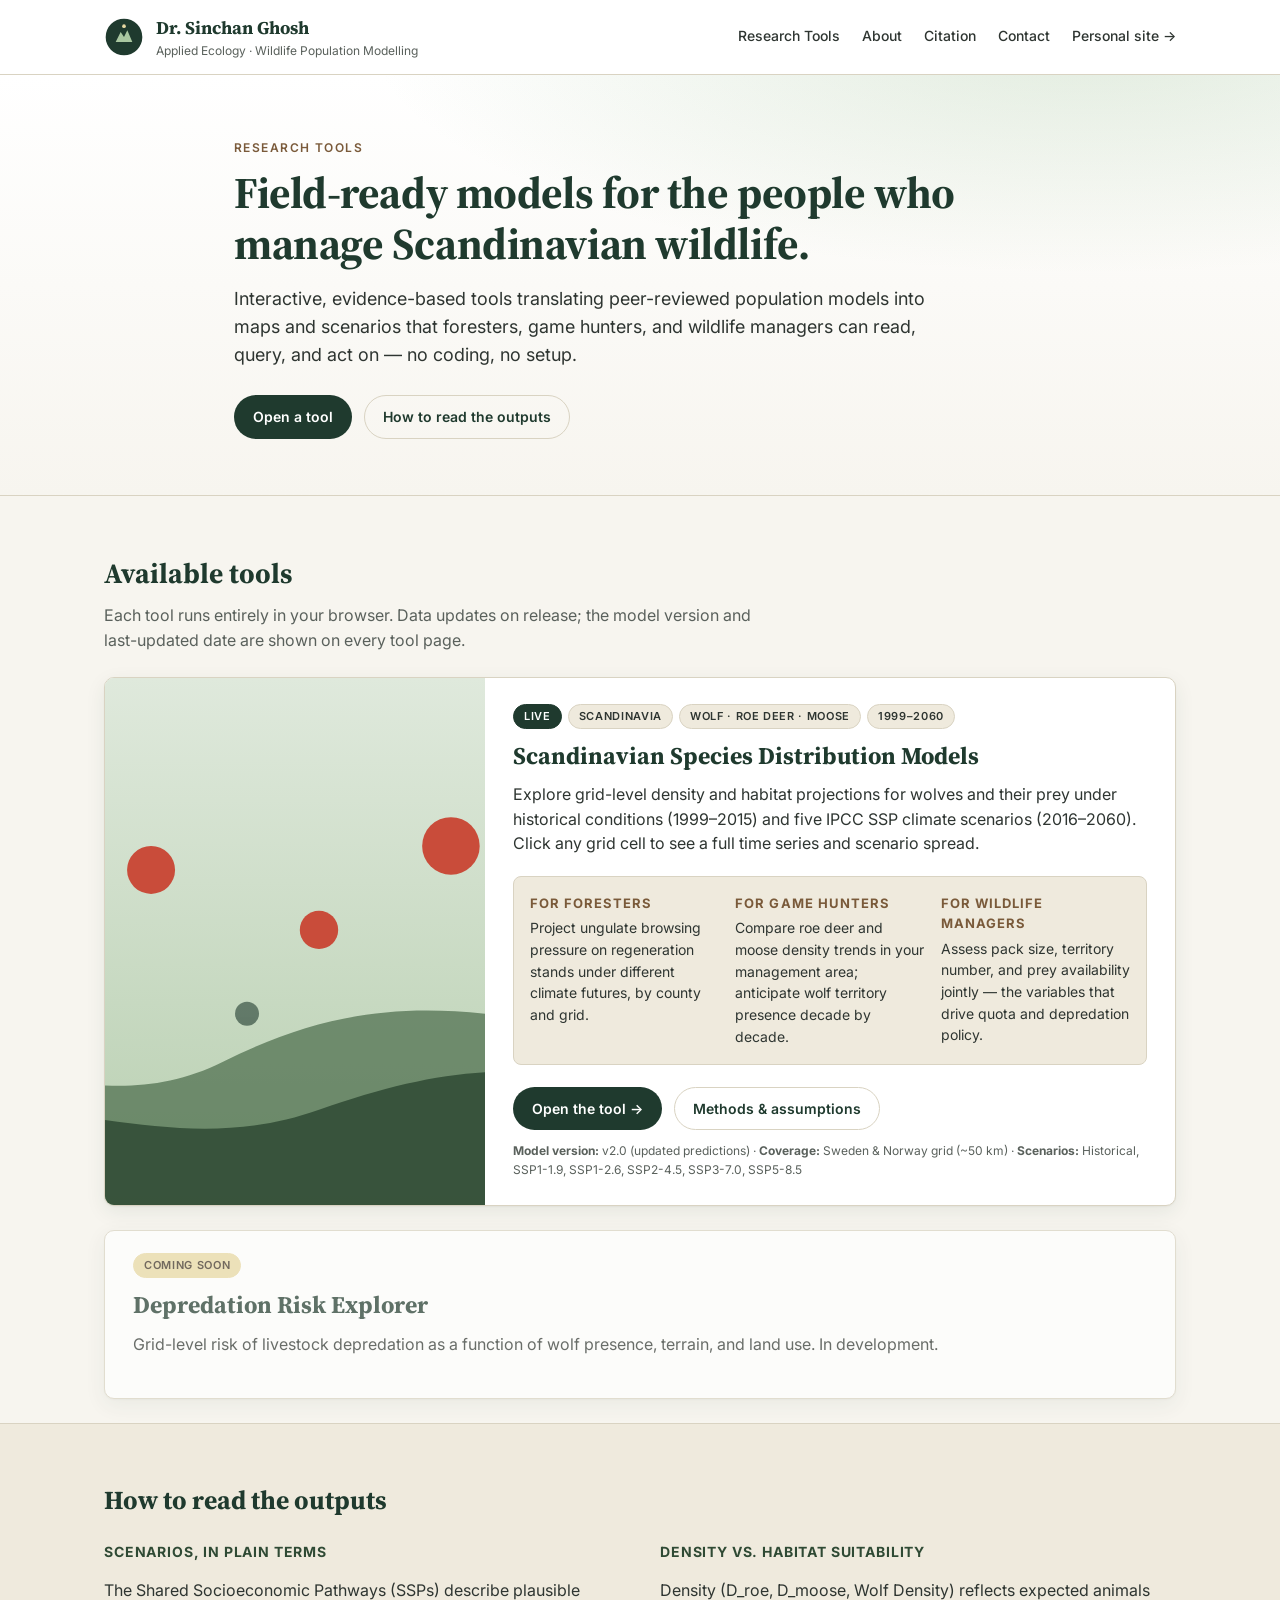
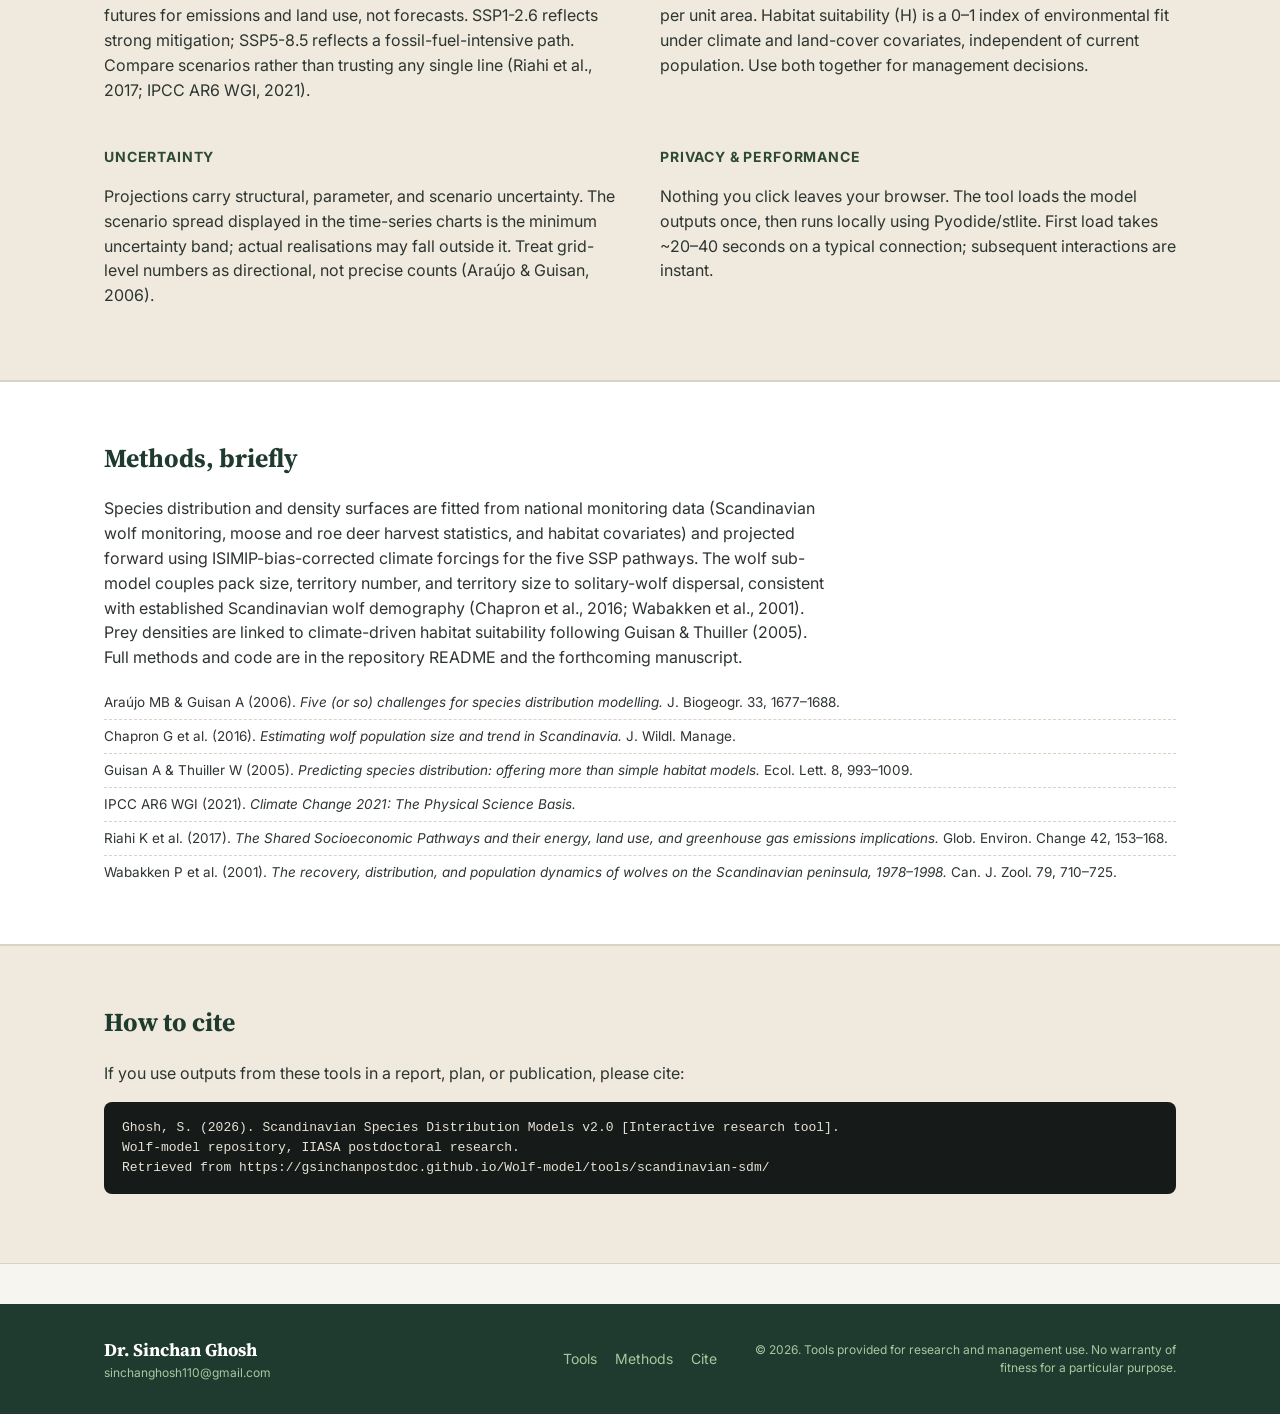
<file: docs/index.html>
<!doctype html>
<html lang="en">
<head>
<meta charset="utf-8" />
<meta name="viewport" content="width=device-width, initial-scale=1" />
<title>Research Tools &mdash; Dr. Sinchan Ghosh</title>
<meta name="description" content="Interactive decision-support tools for foresters, game hunters, and wildlife managers. Maintained by Dr. Sinchan Ghosh." />
<link rel="preconnect" href="https://fonts.googleapis.com" />
<link rel="preconnect" href="https://fonts.gstatic.com" crossorigin />
<link href="https://fonts.googleapis.com/css2?family=Inter:wght@400;500;600;700&family=Source+Serif+4:wght@600;700&display=swap" rel="stylesheet" />
<link rel="stylesheet" href="./assets/style.css" />
</head>
<body>

<header class="site-header">
  <div class="container header-inner">
    <div class="brand">
      <div class="brand-mark" aria-hidden="true">
        <svg viewBox="0 0 48 48" width="40" height="40" role="img">
          <circle cx="24" cy="24" r="22" fill="#1f3a2e" />
          <path d="M14 30 L20 18 L24 24 L28 16 L34 30 Z" fill="#a9c7a0" />
          <circle cx="24" cy="11" r="2.2" fill="#e8d9a3" />
        </svg>
      </div>
      <div class="brand-text">
        <div class="brand-title">Dr. Sinchan Ghosh</div>
        <div class="brand-sub">Applied Ecology &middot; Wildlife Population Modelling</div>
      </div>
    </div>
    <nav class="site-nav" aria-label="Primary">
      <a href="#tools">Research Tools</a>
      <a href="#about">About</a>
      <a href="#cite">Citation</a>
      <a href="#contact">Contact</a>
      <a href="https://gsinchanpostdoc.github.io/Profile/" rel="noopener">Personal site &rarr;</a>
    </nav>
  </div>
</header>

<section class="hero">
  <div class="container hero-inner">
    <p class="eyebrow">Research Tools</p>
    <h1>Field-ready models for the people who manage Scandinavian wildlife.</h1>
    <p class="lede">
      Interactive, evidence-based tools translating peer-reviewed population models into
      maps and scenarios that foresters, game hunters, and wildlife managers can read,
      query, and act on &mdash; no coding, no setup.
    </p>
    <div class="hero-cta">
      <a class="btn btn-primary" href="#tools">Open a tool</a>
      <a class="btn btn-ghost" href="#about">How to read the outputs</a>
    </div>
  </div>
</section>

<main id="tools" class="container">
  <div class="section-head">
    <h2>Available tools</h2>
    <p class="section-sub">Each tool runs entirely in your browser. Data updates on release; the model version and last-updated date are shown on every tool page.</p>
  </div>

  <article class="tool-card featured">
    <div class="tool-card-media" aria-hidden="true">
      <svg viewBox="0 0 400 220" preserveAspectRatio="xMidYMid slice">
        <defs>
          <linearGradient id="sky" x1="0" x2="0" y1="0" y2="1">
            <stop offset="0%" stop-color="#dfe9dc"/>
            <stop offset="100%" stop-color="#b8cfb0"/>
          </linearGradient>
        </defs>
        <rect width="400" height="220" fill="url(#sky)"/>
        <path d="M0 170 C 60 140, 110 190, 170 160 S 280 130, 400 170 L 400 220 L 0 220 Z" fill="#4a6b4a" opacity="0.7"/>
        <path d="M0 185 C 80 160, 140 205, 210 180 S 320 160, 400 190 L 400 220 L 0 220 Z" fill="#2f4a34" opacity="0.85"/>
        <g fill="#c94c3a">
          <circle cx="90" cy="95" r="6"/><circle cx="140" cy="80" r="10"/><circle cx="210" cy="105" r="8"/>
          <circle cx="265" cy="70" r="12"/><circle cx="320" cy="95" r="7"/><circle cx="355" cy="115" r="5"/>
        </g>
        <g fill="#1f3a2e" opacity="0.6">
          <circle cx="75" cy="130" r="4"/><circle cx="180" cy="140" r="5"/><circle cx="290" cy="135" r="4"/>
        </g>
      </svg>
    </div>
    <div class="tool-card-body">
      <div class="tool-tags">
        <span class="tag tag-live">Live</span>
        <span class="tag">Scandinavia</span>
        <span class="tag">Wolf &middot; Roe deer &middot; Moose</span>
        <span class="tag">1999&ndash;2060</span>
      </div>
      <h3>Scandinavian Species Distribution Models</h3>
      <p class="tool-summary">
        Explore grid-level density and habitat projections for wolves and their prey under
        historical conditions (1999&ndash;2015) and five IPCC SSP climate scenarios
        (2016&ndash;2060). Click any grid cell to see a full time series and scenario spread.
      </p>

      <div class="tool-audience">
        <div>
          <h4>For foresters</h4>
          <p>Project ungulate browsing pressure on regeneration stands under different climate futures, by county and grid.</p>
        </div>
        <div>
          <h4>For game hunters</h4>
          <p>Compare roe deer and moose density trends in your management area; anticipate wolf territory presence decade by decade.</p>
        </div>
        <div>
          <h4>For wildlife managers</h4>
          <p>Assess pack size, territory number, and prey availability jointly &mdash; the variables that drive quota and depredation policy.</p>
        </div>
      </div>

      <div class="tool-cta">
        <a class="btn btn-primary" href="./tools/scandinavian-sdm/">Open the tool &rarr;</a>
        <a class="btn btn-ghost" href="#methods">Methods &amp; assumptions</a>
      </div>
      <p class="tool-meta">
        <strong>Model version:</strong> v2.0 (updated predictions) &middot;
        <strong>Coverage:</strong> Sweden &amp; Norway grid (~50 km) &middot;
        <strong>Scenarios:</strong> Historical, SSP1-1.9, SSP1-2.6, SSP2-4.5, SSP3-7.0, SSP5-8.5
      </p>
    </div>
  </article>

  <article class="tool-card placeholder" aria-hidden="true">
    <div class="tool-card-body">
      <div class="tool-tags"><span class="tag tag-soon">Coming soon</span></div>
      <h3>Depredation Risk Explorer</h3>
      <p class="tool-summary">Grid-level risk of livestock depredation as a function of wolf presence, terrain, and land use. In development.</p>
    </div>
  </article>
</main>

<section id="about" class="band band-alt">
  <div class="container band-inner">
    <h2>How to read the outputs</h2>
    <div class="grid-2">
      <div>
        <h4>Scenarios, in plain terms</h4>
        <p>
          The Shared Socioeconomic Pathways (SSPs) describe plausible futures for emissions and
          land use, not forecasts. SSP1-2.6 reflects strong mitigation; SSP5-8.5 reflects a
          fossil-fuel-intensive path. Compare scenarios rather than trusting any single line
          (Riahi et al., 2017; IPCC AR6 WGI, 2021).
        </p>
      </div>
      <div>
        <h4>Density vs. habitat suitability</h4>
        <p>
          Density (D_roe, D_moose, Wolf Density) reflects expected animals per unit area.
          Habitat suitability (H) is a 0&ndash;1 index of environmental fit under climate and
          land-cover covariates, independent of current population. Use both together for
          management decisions.
        </p>
      </div>
      <div>
        <h4>Uncertainty</h4>
        <p>
          Projections carry structural, parameter, and scenario uncertainty. The scenario
          spread displayed in the time-series charts is the minimum uncertainty band; actual
          realisations may fall outside it. Treat grid-level numbers as directional, not
          precise counts (Araújo &amp; Guisan, 2006).
        </p>
      </div>
      <div>
        <h4>Privacy &amp; performance</h4>
        <p>
          Nothing you click leaves your browser. The tool loads the model outputs once, then
          runs locally using Pyodide/stlite. First load takes ~20&ndash;40 seconds on a typical
          connection; subsequent interactions are instant.
        </p>
      </div>
    </div>
  </div>
</section>

<section id="methods" class="band">
  <div class="container band-inner">
    <h2>Methods, briefly</h2>
    <p>
      Species distribution and density surfaces are fitted from national monitoring data
      (Scandinavian wolf monitoring, moose and roe deer harvest statistics, and habitat
      covariates) and projected forward using ISIMIP-bias-corrected climate forcings for the
      five SSP pathways. The wolf sub-model couples pack size, territory number, and territory
      size to solitary-wolf dispersal, consistent with established Scandinavian wolf demography
      (Chapron et al., 2016; Wabakken et al., 2001). Prey densities are linked to climate-driven
      habitat suitability following Guisan &amp; Thuiller (2005). Full methods and code are in
      the repository README and the forthcoming manuscript.
    </p>
    <ul class="refs">
      <li>Araújo MB &amp; Guisan A (2006). <em>Five (or so) challenges for species distribution modelling.</em> J. Biogeogr. 33, 1677&ndash;1688.</li>
      <li>Chapron G et al. (2016). <em>Estimating wolf population size and trend in Scandinavia.</em> J. Wildl. Manage.</li>
      <li>Guisan A &amp; Thuiller W (2005). <em>Predicting species distribution: offering more than simple habitat models.</em> Ecol. Lett. 8, 993&ndash;1009.</li>
      <li>IPCC AR6 WGI (2021). <em>Climate Change 2021: The Physical Science Basis.</em></li>
      <li>Riahi K et al. (2017). <em>The Shared Socioeconomic Pathways and their energy, land use, and greenhouse gas emissions implications.</em> Glob. Environ. Change 42, 153&ndash;168.</li>
      <li>Wabakken P et al. (2001). <em>The recovery, distribution, and population dynamics of wolves on the Scandinavian peninsula, 1978&ndash;1998.</em> Can. J. Zool. 79, 710&ndash;725.</li>
    </ul>
  </div>
</section>

<section id="cite" class="band band-alt">
  <div class="container band-inner">
    <h2>How to cite</h2>
    <p>If you use outputs from these tools in a report, plan, or publication, please cite:</p>
    <pre class="cite-block">Ghosh, S. (2026). Scandinavian Species Distribution Models v2.0 [Interactive research tool].
Wolf-model repository, IIASA postdoctoral research.
Retrieved from https://gsinchanpostdoc.github.io/Wolf-model/tools/scandinavian-sdm/</pre>
  </div>
</section>

<footer id="contact" class="site-footer">
  <div class="container footer-inner">
    <div>
      <div class="brand-title">Dr. Sinchan Ghosh</div>
      <div class="brand-sub">sinchanghosh110@gmail.com</div>
    </div>
    <div class="footer-links">
      <a href="#tools">Tools</a>
      <a href="#methods">Methods</a>
      <a href="#cite">Cite</a>
    </div>
    <div class="footer-legal">
      &copy; 2026. Tools provided for research and management use. No warranty of fitness for a particular purpose.
    </div>
  </div>
</footer>

</body>
</html>
</file>
<file: docs/assets/style.css>
:root {
  --forest-900: #1f3a2e;
  --forest-700: #2f4a34;
  --forest-500: #4a6b4a;
  --sage-300: #a9c7a0;
  --sage-100: #dfe9dc;
  --bone-50: #f7f5ef;
  --bone-100: #efeadd;
  --earth-800: #3a2e22;
  --earth-500: #7a5a3a;
  --amber-400: #e8d9a3;
  --ink-900: #161a18;
  --ink-700: #2e3531;
  --ink-500: #5a615c;
  --ink-300: #9aa19c;
  --rule: #d9d3c2;
  --danger: #c94c3a;
  --radius: 10px;
  --shadow: 0 1px 2px rgba(0,0,0,0.04), 0 6px 20px rgba(31,58,46,0.08);
  --font-sans: 'Inter', system-ui, -apple-system, Segoe UI, sans-serif;
  --font-serif: 'Source Serif 4', Georgia, 'Times New Roman', serif;
}

* { box-sizing: border-box; }
html, body { margin: 0; padding: 0; }
body {
  font-family: var(--font-sans);
  color: var(--ink-900);
  background: var(--bone-50);
  line-height: 1.55;
  -webkit-font-smoothing: antialiased;
}

.container { max-width: 1120px; margin: 0 auto; padding: 0 24px; }

/* ---- Header ---- */
.site-header {
  background: #fff;
  border-bottom: 1px solid var(--rule);
  position: sticky; top: 0; z-index: 20;
}
.header-inner {
  display: flex; align-items: center; justify-content: space-between;
  padding: 14px 24px;
}
.brand { display: flex; align-items: center; gap: 12px; }
.brand-mark { width: 40px; height: 40px; flex: 0 0 auto; }
.brand-title { font-family: var(--font-serif); font-weight: 700; font-size: 18px; color: var(--forest-900); }
.brand-sub { font-size: 12px; color: var(--ink-500); }
.site-nav { display: flex; gap: 22px; }
.site-nav a {
  color: var(--ink-700); text-decoration: none; font-weight: 500; font-size: 14px;
  border-bottom: 2px solid transparent; padding: 4px 0;
}
.site-nav a:hover { color: var(--forest-700); border-bottom-color: var(--sage-300); }

/* ---- Hero ---- */
.hero {
  background:
    radial-gradient(1200px 400px at 85% -10%, rgba(169,199,160,0.35), transparent 60%),
    linear-gradient(180deg, #fff 0%, var(--bone-50) 100%);
  border-bottom: 1px solid var(--rule);
}
.hero-inner { padding: 64px 24px 56px; max-width: 860px; }
.eyebrow {
  text-transform: uppercase; letter-spacing: 0.12em; font-size: 12px; font-weight: 600;
  color: var(--earth-500); margin: 0 0 10px;
}
.hero h1 {
  font-family: var(--font-serif); font-size: 44px; line-height: 1.15; color: var(--forest-900);
  margin: 0 0 16px; letter-spacing: -0.01em;
}
.lede { font-size: 18px; color: var(--ink-700); max-width: 720px; margin: 0 0 26px; }
.hero-cta { display: flex; gap: 12px; flex-wrap: wrap; }

/* ---- Buttons ---- */
.btn {
  display: inline-flex; align-items: center; gap: 6px;
  padding: 10px 18px; border-radius: 999px; font-weight: 600; font-size: 14px;
  text-decoration: none; transition: transform 0.04s ease, background 0.2s ease, box-shadow 0.2s ease;
  border: 1px solid transparent; cursor: pointer;
}
.btn-primary { background: var(--forest-900); color: #fff; }
.btn-primary:hover { background: var(--forest-700); }
.btn-primary:active { transform: translateY(1px); }
.btn-ghost { background: transparent; color: var(--forest-900); border-color: var(--rule); }
.btn-ghost:hover { background: #fff; border-color: var(--forest-700); }

/* ---- Sections ---- */
.section-head { padding: 56px 0 24px; }
.section-head h2 {
  font-family: var(--font-serif); font-size: 28px; color: var(--forest-900);
  margin: 0 0 8px;
}
.section-sub { color: var(--ink-500); margin: 0; max-width: 680px; }

.band { background: #fff; border-top: 1px solid var(--rule); border-bottom: 1px solid var(--rule); }
.band-alt { background: var(--bone-100); }
.band-inner { padding: 56px 24px; }
.band-inner h2 {
  font-family: var(--font-serif); font-size: 26px; color: var(--forest-900); margin: 0 0 18px;
}
.band-inner h4 {
  font-size: 14px; color: var(--forest-700); text-transform: uppercase; letter-spacing: 0.06em;
  margin: 0 0 6px;
}
.band-inner p { color: var(--ink-700); max-width: 720px; }
.grid-2 {
  display: grid; grid-template-columns: repeat(2, minmax(0, 1fr)); gap: 28px 40px; margin-top: 20px;
}
@media (max-width: 720px) { .grid-2 { grid-template-columns: 1fr; } }

/* ---- Tool card ---- */
.tool-card {
  background: #fff; border: 1px solid var(--rule); border-radius: var(--radius);
  overflow: hidden; margin-bottom: 24px; box-shadow: var(--shadow);
}
.tool-card.featured { display: grid; grid-template-columns: minmax(280px, 380px) 1fr; }
@media (max-width: 820px) { .tool-card.featured { grid-template-columns: 1fr; } }
.tool-card-media { background: var(--sage-100); min-height: 220px; }
.tool-card-media svg { width: 100%; height: 100%; display: block; }
.tool-card-body { padding: 26px 28px; }
.tool-card h3 {
  font-family: var(--font-serif); font-size: 24px; color: var(--forest-900); margin: 8px 0 8px;
}
.tool-summary { color: var(--ink-700); margin: 0 0 20px; }
.tool-tags { display: flex; flex-wrap: wrap; gap: 6px; }
.tag {
  font-size: 11px; font-weight: 600; text-transform: uppercase; letter-spacing: 0.06em;
  padding: 3px 10px; border-radius: 999px; background: var(--bone-100); color: var(--ink-700);
  border: 1px solid var(--rule);
}
.tag-live { background: var(--forest-900); color: #fff; border-color: var(--forest-900); }
.tag-soon { background: var(--amber-400); color: var(--earth-800); border-color: var(--amber-400); }

.tool-audience {
  display: grid; grid-template-columns: repeat(3, minmax(0, 1fr)); gap: 16px;
  margin: 18px 0 22px; padding: 16px; background: var(--bone-100);
  border-radius: 8px; border: 1px solid var(--rule);
}
@media (max-width: 820px) { .tool-audience { grid-template-columns: 1fr; } }
.tool-audience h4 {
  font-size: 13px; color: var(--earth-500); text-transform: uppercase; letter-spacing: 0.08em;
  margin: 0 0 4px;
}
.tool-audience p { font-size: 14px; margin: 0; color: var(--ink-700); }

.tool-cta { display: flex; gap: 12px; flex-wrap: wrap; margin-bottom: 12px; }
.tool-meta { font-size: 12px; color: var(--ink-500); margin: 0; }

.tool-card.placeholder { opacity: 0.7; }
.tool-card.placeholder .tool-card-body { padding: 22px 28px; }

/* ---- References ---- */
.refs { list-style: none; padding: 0; margin: 16px 0 0; }
.refs li {
  font-size: 13.5px; color: var(--ink-700); padding: 6px 0;
  border-top: 1px dashed var(--rule);
}
.refs li:first-child { border-top: none; }

/* ---- Citation block ---- */
.cite-block {
  background: var(--ink-900); color: #e6e2d6; padding: 16px 18px; border-radius: 8px;
  font-size: 13px; overflow-x: auto; font-family: ui-monospace, SFMono-Regular, Menlo, monospace;
}

/* ---- Footer ---- */
.site-footer {
  background: var(--forest-900); color: #e6e2d6; margin-top: 40px;
}
.footer-inner {
  display: grid; grid-template-columns: 1fr auto 1fr; gap: 24px; padding: 32px 24px; align-items: center;
}
@media (max-width: 720px) { .footer-inner { grid-template-columns: 1fr; text-align: center; } }
.site-footer .brand-title { color: #fff; }
.site-footer .brand-sub { color: var(--sage-300); }
.footer-links { display: flex; gap: 18px; justify-content: center; }
.footer-links a { color: var(--sage-300); text-decoration: none; font-size: 14px; }
.footer-links a:hover { color: #fff; }
.footer-legal { font-size: 12px; color: var(--sage-300); text-align: right; }
@media (max-width: 720px) { .footer-legal { text-align: center; } }
</file>
